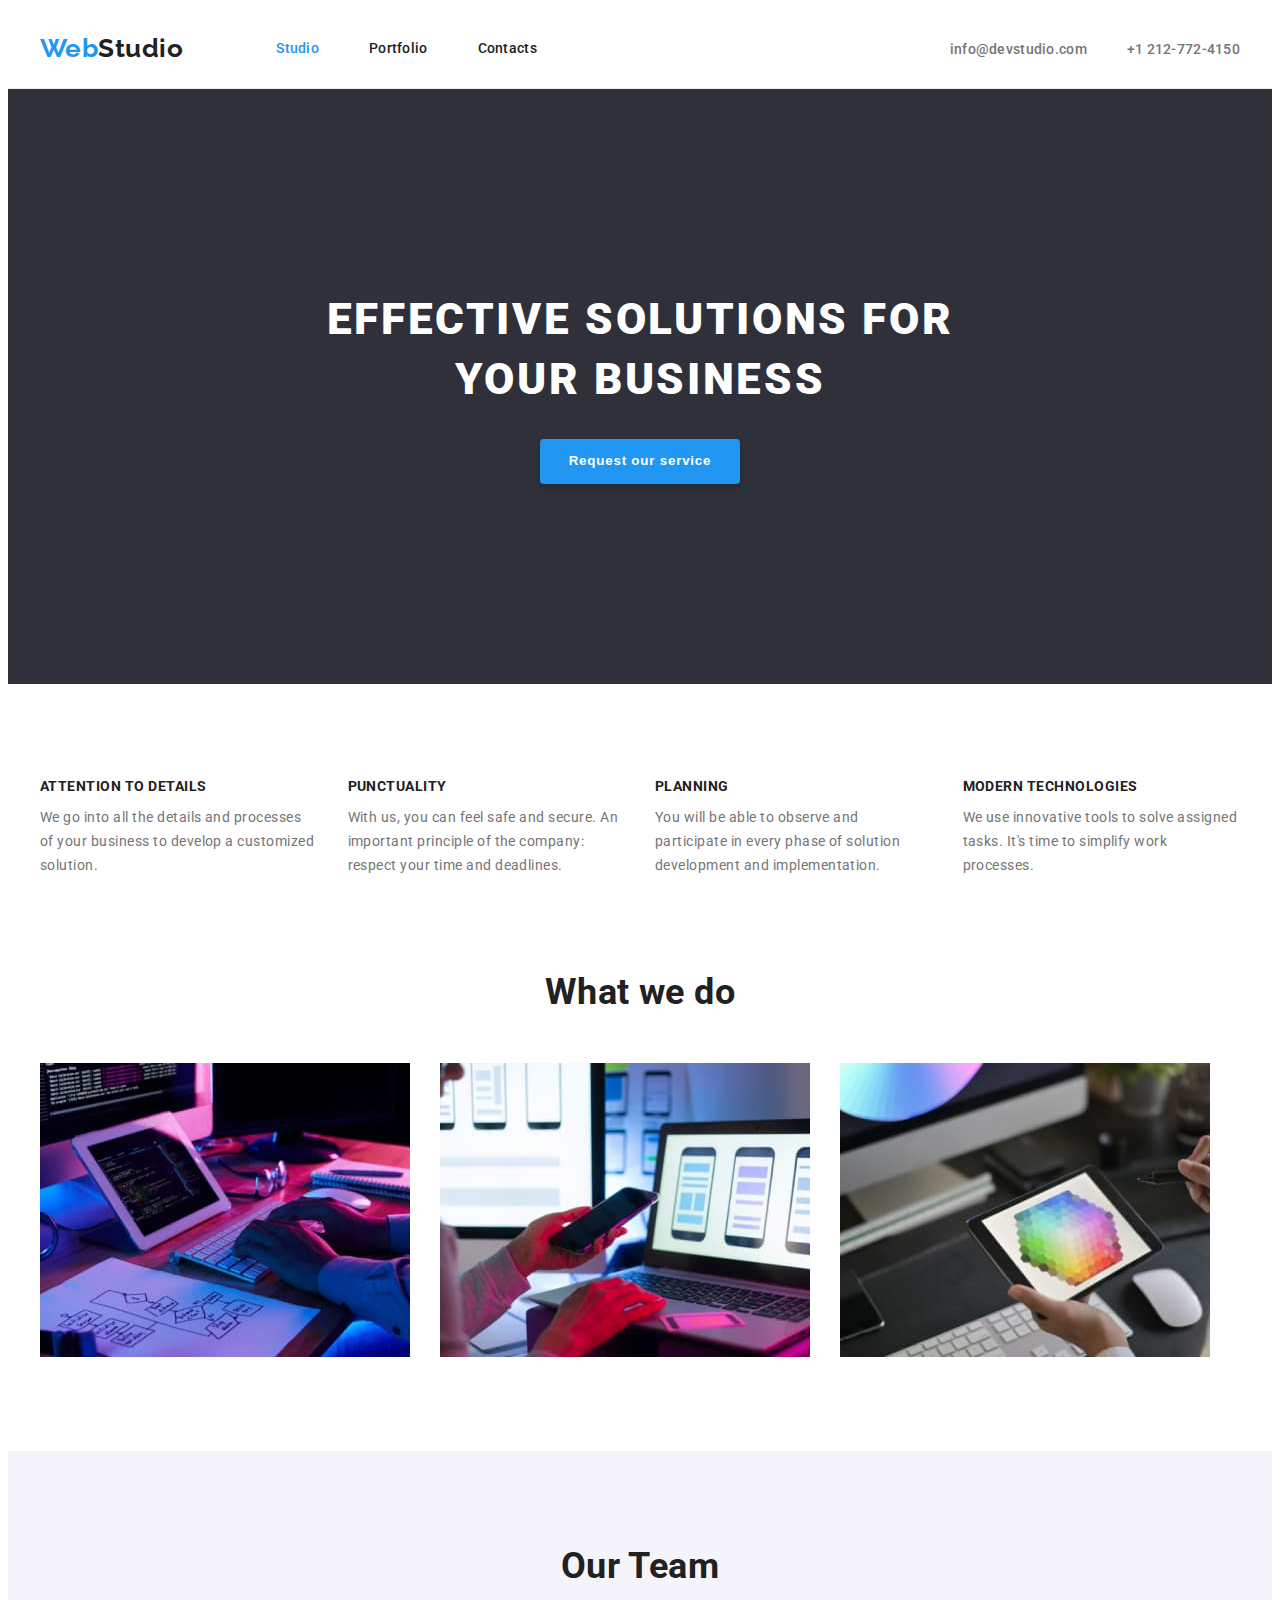
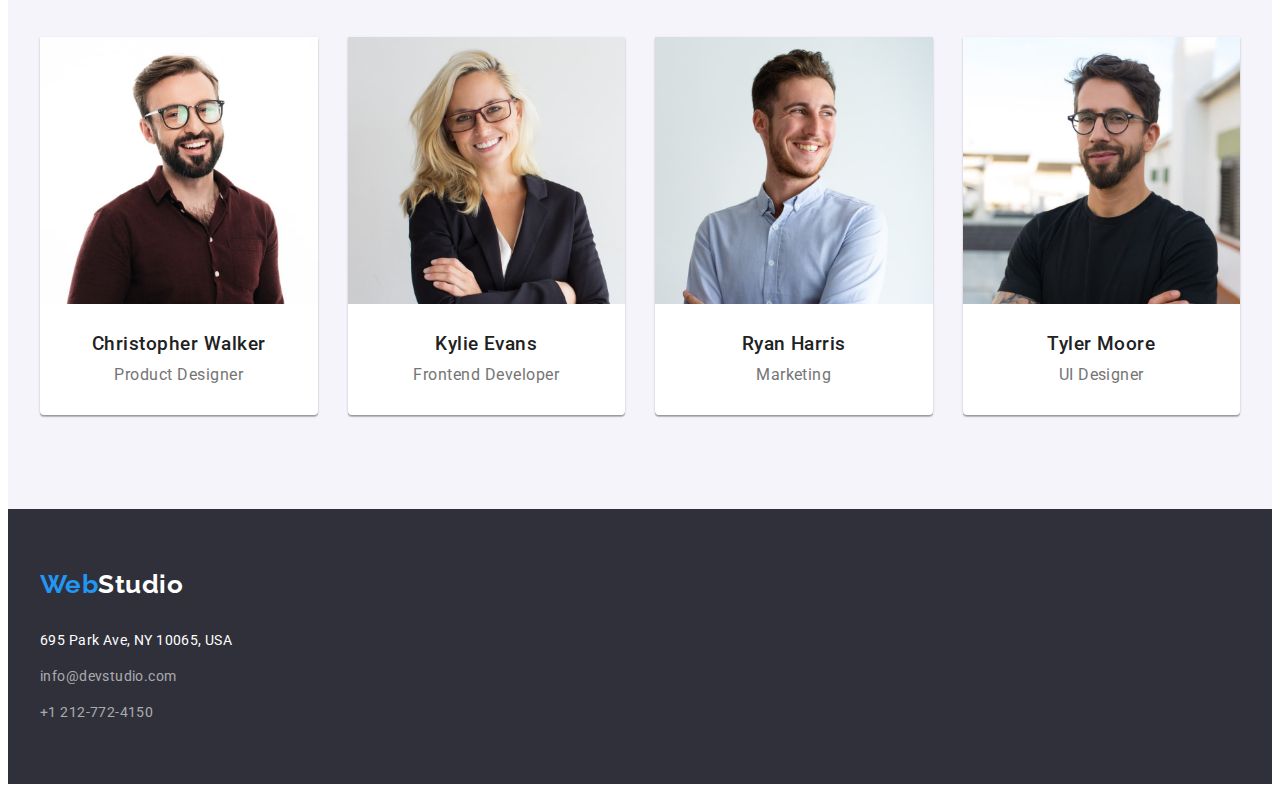
<file: index.html>
<!DOCTYPE html>
<html lang="en">
  <head>
    <meta charset="UTF-8" />
    <meta name="viewport" content="width=device-width, initial-scale=1.0" />
    <title>Студія</title>
    <link rel="preconnect" href="https://fonts.googleapis.com" />
    <link rel="preconnect" href="https://fonts.gstatic.com" crossorigin />
    <link
      href="https://fonts.googleapis.com/css2?family=Raleway:wght@700&family=Roboto:wght@400;500;700;900&display=swap"
      rel="stylesheet"
    />
    <link
      rel="stylesheet"
      href="https://cdnjs.cloudflare.com/ajax/libs/modern-normalize/3.0.1/modern-normalize.min.css"
      integrity="sha512-q6WgHqiHlKyOqslT/lgBgodhd03Wp4BEqKeW6nNtlOY4quzyG3VoQKFrieaCeSnuVseNKRGpGeDU3qPmabCANg=="
      crossorigin="anonymous"
      referrerpolicy="no-referrer"
    />
    <link rel="stylesheet" href="css/styles.css" />
  </head>
  <body>
    <header class="header">
      <div class="container nav-container">
        <nav class="navigation">
          <a href="/" class="link logo"
            >Web<span class="dark-logo">Studio</span></a
          >
          <ul class="site-nav list">
            <li class="site-nav-item">
              <a href="index.html" class="link header-link current">Studio</a>
            </li>
            <li class="site-nav-item">
              <a href="portfolio.html" class="link header-link">Portfolio</a>
            </li>
            <li class="site-nav-item">
              <a href="/" class="link header-link">Contacts</a>
            </li>
          </ul>
        </nav>
        <ul class="contacts-list link">
          <li class="contacts-item">
            <a href="mailto:info@devstudio.com" class="link contacts-link"
              >info@devstudio.com</a
            >
          </li>
          <li class="contacts-item">
            <a href="tel:+12127724150" class="link contacts-link"
              >+1 212-772-4150</a
            >
          </li>
        </ul>
      </div>
    </header>
    <main>
      <section class="hero-section">
        <h1 class="hero-title">EFFECTIVE SOLUTIONS FOR <br />YOUR BUSINESS</h1>
        <button type="button" class="button hero-btn">
          Request our service
        </button>
      </section>
      <section class="section">
        <div class="container">
          <h2 class="visually-hidden">Features</h2>
          <ul class="list features-list">
            <li class="features-item">
              <h3 class="features-item-title">ATTENTION TO DETAILS</h3>
              <p class="features-item-text">
                We go into all the details and processes of your business to
                develop a customized solution.
              </p>
            </li>
            <li class="features-item">
              <h3 class="features-item-title">PUNCTUALITY</h3>
              <p class="features-item-text">
                With us, you can feel safe and secure. An important principle of
                the company: respect your time and deadlines.
              </p>
            </li>
            <li class="features-item">
              <h3 class="features-item-title">PLANNING</h3>
              <p class="features-item-text">
                You will be able to observe and participate in every phase of
                solution development and implementation.
              </p>
            </li>
            <li class="features-item">
              <h3 class="features-item-title">MODERN TECHNOLOGIES</h3>
              <p class="features-item-text">
                We use innovative tools to solve assigned tasks. It's time to
                simplify work processes.
              </p>
            </li>
          </ul>
        </div>
      </section>
      <section class="section works-section">
        <div class="container">
          <h2 class="title">What we do</h2>
          <ul class="list works-list">
            <li class="works-item">
              <img
                src="images/close-up-image-programer-working-his-desk-office_1098-18707.jpg"
                alt="Programmer working at a desk in the office"
                width="370"
              />
            </li>
            <li class="works-item">
              <img
                src="images/web-ui-designers-are-developing-application-smartphones-team-creators-is-working-interface-mobile-phones_8119-2713.jpg"
                alt="Web designers develop applications"
                width="370"
              />
            </li>
            <li class="works-item">
              <img
                src="images/creative-artist-web-design-with-working-colour-selection-graphic-tablet_35674-1119.jpg"
                alt="Creative artist web designer with graphics tablet"
                width="370"
              />
            </li>
          </ul>
        </div>
      </section>
      <section class="team-section section">
        <div class="container">
          <h2 class="title">Our Team</h2>
          <ul class="list team-list">
            <li class="team-item">
              <img
                src="images/product-designer-photo.jpg"
                alt="Christopher Walker - Product Designer"
                width="270"
              />
              <div class="team-text">
                <h3 class="team-item-title">Christopher Walker</h3>
                <p class="team-item-text">Product Designer</p>
              </div>
            </li>
            <li class="team-item">
              <img
                src="images/frontend-developer-photo.jpg"
                alt="Kylie Evans - Frontend Developer"
                width="270"
              />
              <div class="team-text">
                <h3 class="team-item-title">Kylie Evans</h3>
                <p class="team-item-text">Frontend Developer</p>
              </div>
            </li>
            <li class="team-item">
              <img
                src="images/marketing-photo.jpg"
                alt="Ryan Harris - Marketing"
                width="270"
              />
              <div class="team-text">
                <h3 class="team-item-title">Ryan Harris</h3>
                <p class="team-item-text">Marketing</p>
              </div>
            </li>
            <li class="team-item">
              <img
                src="images/ui-designer-photo.jpg"
                alt="Tyler Moore - UI Designer"
                width="270"
              />
              <div class="team-text">
                <h3 class="team-item-title">Tyler Moore</h3>
                <p class="team-item-text">UI Designer</p>
              </div>
            </li>
          </ul>
        </div>
      </section>
    </main>
    <footer class="footer">
      <div class="container">
        <a href="index.html" class="link logo"
          >Web<span class="footer-logo">Studio</span></a
        >
        <address class="address">
          <ul class="list address-list">
            <li class="address-item">
              <a href="https://g.co/kgs/EYk32CA" class="link address-link"
                >695 Park Ave, NY 10065, USA</a
              >
            </li>
            <li class="address-item">
              <a href="mailto:info@devstudio.com" class="link footer-link"
                >info@devstudio.com</a
              >
            </li>
            <li class="address-item">
              <a href="tel:+12127724150" class="link footer-link"
                >+1 212-772-4150</a
              >
            </li>
          </ul>
        </address>
      </div>
    </footer>
  </body>
</html>
</file>
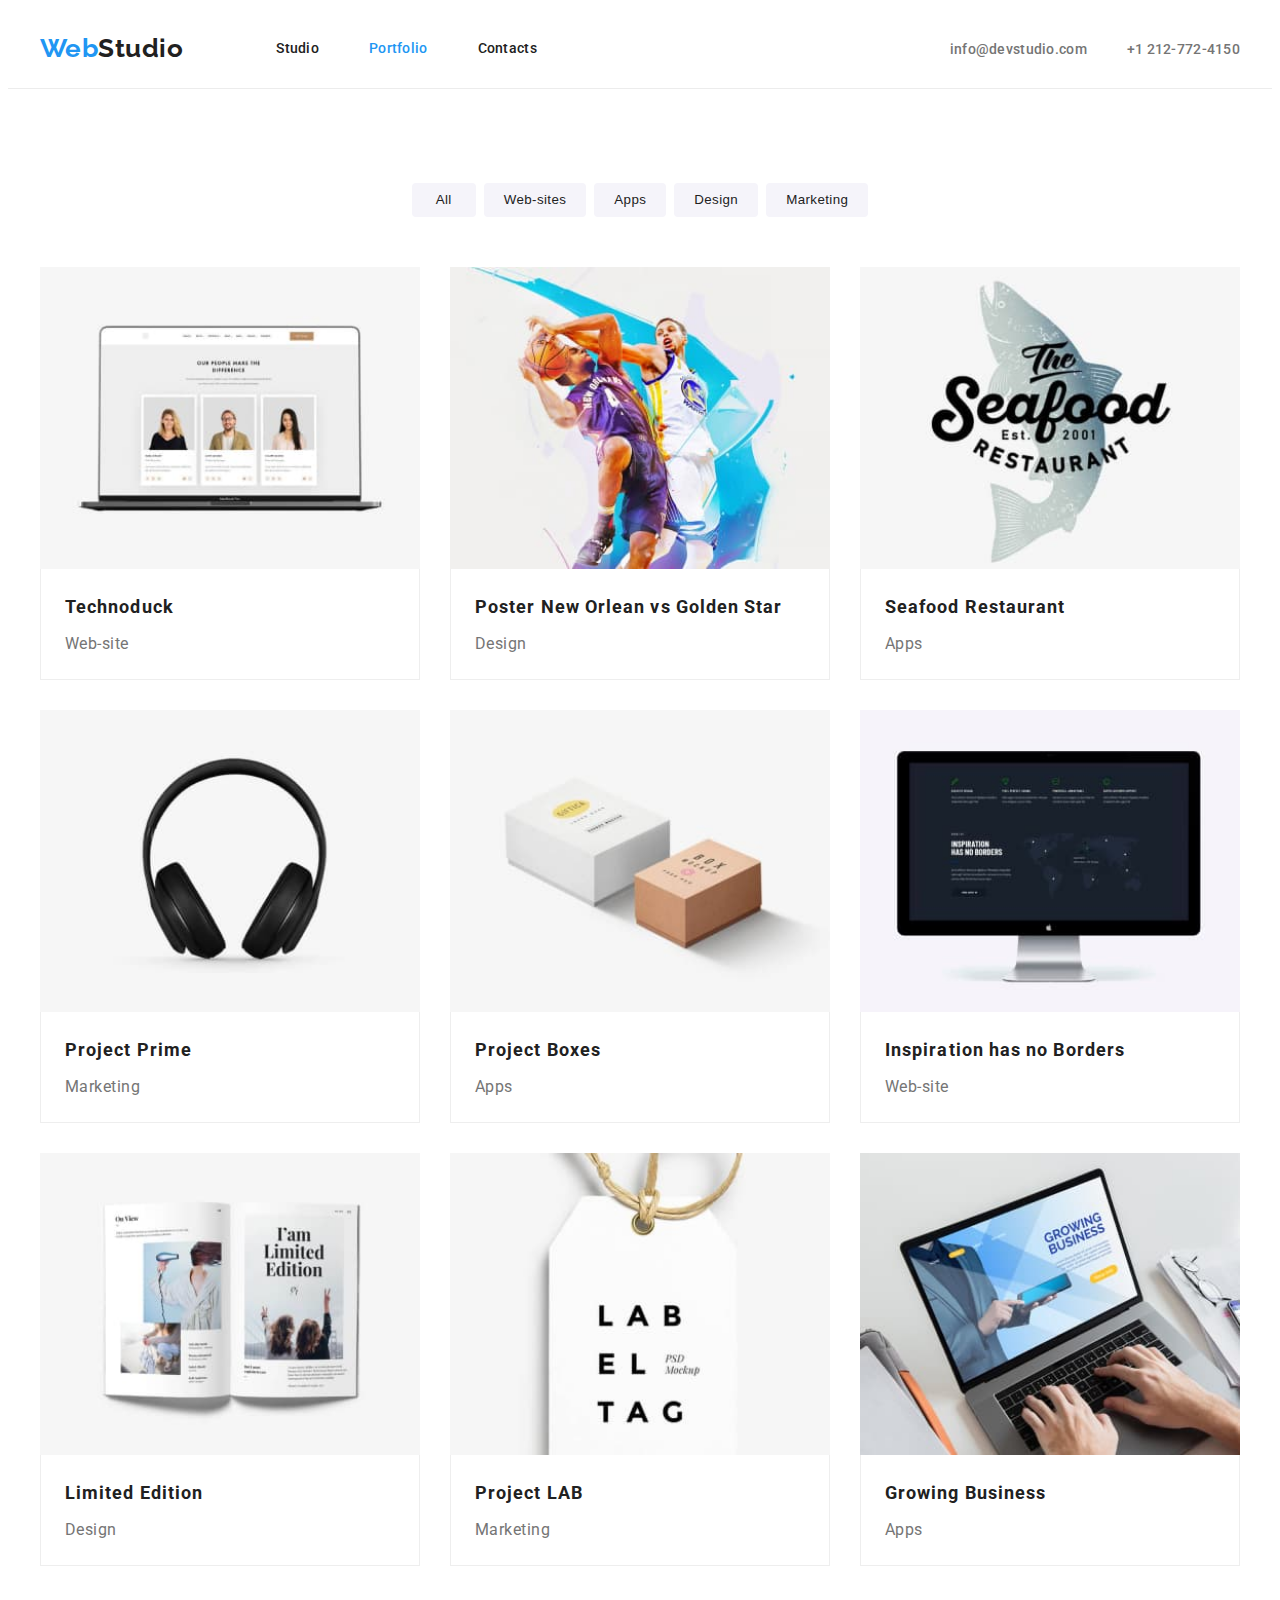
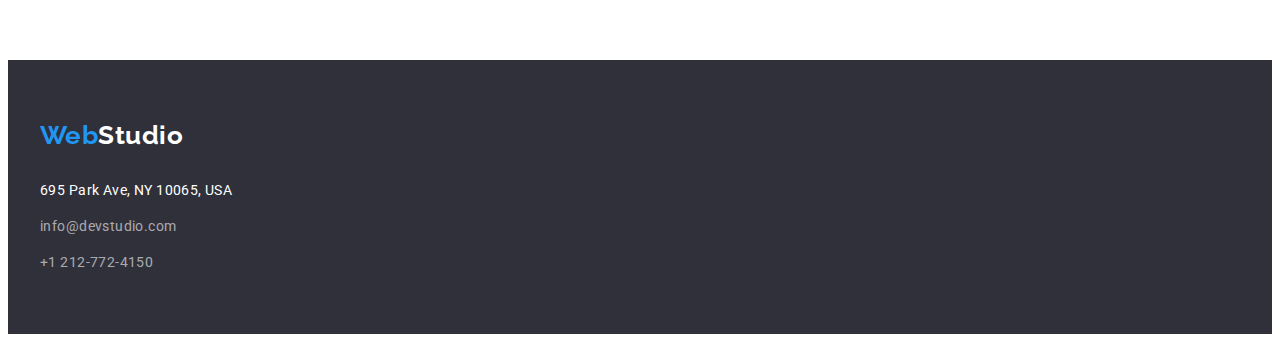
<file: portfolio.html>
<!DOCTYPE html>
<html lang="en">
  <head>
    <meta charset="UTF-8" />
    <meta name="viewport" content="width=device-width, initial-scale=1.0" />
    <title>Студія</title>
    <link rel="preconnect" href="https://fonts.googleapis.com" />
    <link rel="preconnect" href="https://fonts.gstatic.com" crossorigin />
    <link
      href="https://fonts.googleapis.com/css2?family=Raleway:wght@700&family=Roboto:wght@400;500;700;900&display=swap"
      rel="stylesheet"
    />
    <link
      rel="stylesheet"
      href="https://cdnjs.cloudflare.com/ajax/libs/modern-normalize/3.0.1/modern-normalize.min.css"
      integrity="sha512-q6WgHqiHlKyOqslT/lgBgodhd03Wp4BEqKeW6nNtlOY4quzyG3VoQKFrieaCeSnuVseNKRGpGeDU3qPmabCANg=="
      crossorigin="anonymous"
      referrerpolicy="no-referrer"
    />
    <link rel="stylesheet" href="css/styles.css" />
  </head>
  <body>
    <header class="header">
      <div class="container nav-container">
        <nav class="navigation">
          <a href="/" class="link logo"
            >Web<span class="dark-logo">Studio</span></a
          >
          <ul class="site-nav list">
            <li class="site-nav-item">
              <a href="index.html" class="link header-link">Studio</a>
            </li>
            <li class="site-nav-item">
              <a href="portfolio.html" class="link header-link current"
                >Portfolio</a
              >
            </li>
            <li class="site-nav-item">
              <a href="/" class="link header-link">Contacts</a>
            </li>
          </ul>
        </nav>
        <ul class="contacts-list link">
          <li class="contacts-item">
            <a href="mailto:info@devstudio.com" class="link contacts-link"
              >info@devstudio.com</a
            >
          </li>
          <li class="contacts-item">
            <a href="tel:+12127724150" class="link contacts-link"
              >+1 212-772-4150</a
            >
          </li>
        </ul>
      </div>
    </header>

    <main>
      <section class="section">
        <div class="container">
          <h1 class="visually-hidden">Portfolio</h1>
          <ul class="list portfolio-filters">
            <li class="portfolio-filters-item">
              <button type="button" class="button portfolio-filter-btn">
                All
              </button>
            </li>
            <li class="portfolio-filters-item">
              <button type="button" class="button portfolio-filter-btn">
                Web-sites
              </button>
            </li>
            <li class="portfolio-filters-item">
              <button type="button" class="button portfolio-filter-btn">
                Apps
              </button>
            </li>
            <li class="portfolio-filters-item">
              <button type="button" class="button portfolio-filter-btn">
                Design
              </button>
            </li>
            <li class="portfolio-filters-item">
              <button type="button" class="button portfolio-filter-btn">
                Marketing
              </button>
            </li>
          </ul>

          <ul class="list portfolio-list">
            <li class="portfolio-item">
              <a href="" class="link">
                <img src="images/portfolio1.jpg" alt="Technoduck" width="370" />
                <div class="portfolio-text">
                  <h2 class="portfolio-item-title">Technoduck</h2>
                  <p class="portfolio-item-text">Web-site</p>
                </div>
              </a>
            </li>
            <li class="portfolio-item">
              <a href="" class="link">
                <img
                  src="images/portfolio2.jpg"
                  alt="Poster New Orlean vs Golden Star"
                  width="370"
                />
                <div class="portfolio-text">
                  <h2 class="portfolio-item-title">
                    Poster New Orlean vs Golden Star
                  </h2>
                  <p class="portfolio-item-text">Design</p>
                </div>
              </a>
            </li>
            <li class="portfolio-item">
              <a href="" class="link">
                <img
                  src="images/portfolio3.jpg"
                  alt="Ресторан Seafood"
                  width="370"
                />
                <div class="portfolio-text">
                  <h2 class="portfolio-item-title">Seafood Restaurant</h2>
                  <p class="portfolio-item-text">Apps</p>
                </div>
              </a>
            </li>
            <li class="portfolio-item">
              <a href="" class="link">
                <img
                  src="images/portfolio4.jpg"
                  alt="Project Prime"
                  width="370"
                />
                <div class="portfolio-text">
                  <h2 class="portfolio-item-title">Project Prime</h2>
                  <p class="portfolio-item-text">Marketing</p>
                </div>
              </a>
            </li>
            <li class="portfolio-item">
              <a href="" class="link">
                <img
                  src="images/portfolio5.jpg"
                  alt="Project Boxes"
                  width="370"
                />
                <div class="portfolio-text">
                  <h2 class="portfolio-item-title">Project Boxes</h2>
                  <p class="portfolio-item-text">Apps</p>
                </div>
              </a>
            </li>
            <li class="portfolio-item">
              <a href="" class="link">
                <img
                  src="images/portfolio6.jpg"
                  alt="Inspiration has no Borders"
                  width="370"
                />
                <div class="portfolio-text">
                  <h2 class="portfolio-item-title">
                    Inspiration has no Borders
                  </h2>
                  <p class="portfolio-item-text">Web-site</p>
                </div>
              </a>
            </li>
            <li class="portfolio-item">
              <a href="" class="link">
                <img
                  src="images/portfolio7.jpg"
                  alt="Limited Edition"
                  width="370"
                />
                <div class="portfolio-text">
                  <h2 class="portfolio-item-title">Limited Edition</h2>
                  <p class="portfolio-item-text">Design</p>
                </div>
              </a>
            </li>
            <li class="portfolio-item">
              <a href="" class="link">
                <img
                  src="images/portfolio8.jpg"
                  alt="Project LAB"
                  width="370"
                />
                <div class="portfolio-text">
                  <h2 class="portfolio-item-title">Project LAB</h2>
                  <p class="portfolio-item-text">Marketing</p>
                </div>
              </a>
            </li>
            <li class="portfolio-item">
              <a href="" class="link">
                <img
                  src="images/portfolio9.jpg"
                  alt="Growing Business"
                  width="370"
                />
                <div class="portfolio-text">
                  <h2 class="portfolio-item-title">Growing Business</h2>
                  <p class="portfolio-item-text">Apps</p>
                </div>
              </a>
            </li>
          </ul>
        </div>
      </section>
    </main>
    <footer class="footer">
      <div class="container">
        <a href="index.html" class="link logo"
          >Web<span class="footer-logo">Studio</span></a
        >
        <address class="address">
          <ul class="list address-list">
            <li class="address-item">
              <a href="https://g.co/kgs/EYk32CA" class="link address-link"
                >695 Park Ave, NY 10065, USA</a
              >
            </li>
            <li class="address-item">
              <a href="mailto:info@devstudio.com" class="link footer-link"
                >info@devstudio.com</a
              >
            </li>
            <li class="address-item">
              <a href="tel:+12127724150" class="link footer-link"
                >+1 212-772-4150</a
              >
            </li>
          </ul>
        </address>
      </div>
    </footer>
  </body>
</html>
</file>
<file: css/styles.css>
:root {
    --background-color: #FFFFFF;
    --secondary-background-color: #F5F4FA;
    --accent-color: #2196F3;
    --title-color: #212121;
    --header-text-color: #212121;
    --hero-text-color: #FFFFFF;
    --hero-background-color: #2F303A;
    --text-color: #757575;
    --gorizontal-header-line: #ECECEC;
    --footer-color: #2F303A;
    --filter-btn-bgcolor: #F5F4FA;
    --footer-text-color: #FFFFFF;
    --dark-text-logo: #212121;
    --light-text-logo: #FFFFFF;
    --btn-color-active: #188CE8;
    --light-text-color: #FFFFFF;
    --portfolio-item-border-color: #EEEEEE;
}

/*-------GENERAL--------*/

body {
    font-family: 'Roboto', sans-serif;
    letter-spacing: 0.03em;
    color: var(--title-color);
    background-color: var(--background-color);
}

html {
    box-sizing: border-box;
}

h1,
h2,
h3,
h4,
h5,
h6,
p {
    margin: 0;
}

ul {
    margin: 0;
    padding: 0;
    list-style: none;
}

img {
    display: block;
    min-width: 100%;
    height: auto;
}

.container {
    width: 1200px;
    padding-left: 15px;
    padding-right: 15px;
    margin-left: auto;
    margin-right: auto;
}

.visually-hidden {
    position: absolute;
    white-space: nowrap;
    width: 1px;
    height: 1px;
    overflow: hidden;
    border: 0;
    padding: 0;
    clip: rect(0 0 0 0);
    clip-path: inset(50%);
    margin: -1px;
}

.link {
    text-decoration: none;
}

.button {
    cursor: pointer;
    border: 0;
}

.logo {
    font-family: Raleway;
    font-size: 26px;
    font-weight: 700;
    line-height: calc(30.52/26);
    color: var(--accent-color);
}

.dark-logo {
    color: var(--dark-text-logo);
}

.section {
    padding-top: 94px;
    padding-bottom: 94px;
}

.title {
    margin-bottom: 50px;
    font-size: 36px;
    line-height: calc(42.19/36);
    text-align: center;
    color: var(--title-color);
}

/*-------HEADER-------*/

.header {
    border-bottom: 1px solid var(--gorizontal-header-line);
}

.nav-container {
    display: flex;
    align-items: center;
    justify-content: center;
}

.navigation {
    display: flex;
    align-items: center;
}

.site-nav {
    display: flex;
    margin-left: 93px;
}

.site-nav-item:not(:last-child) {
    margin-right: 50px;
}

.header-link {
    display: block;
    padding-top: 32px;
    padding-bottom: 32px;
    font-size: 14px;
    font-weight: 500;
    line-height: calc(16.41/14);
    letter-spacing: 0.02em;
    color: var(--header-text-color);
}

.current {
    color: var(--accent-color);
}

.header-link:hover,
.header-link:focus {
    color: var(--accent-color);
}

.contacts-list {
    display: flex;
    margin-left: auto;
}

.contacts-item + .contacts-item {
    margin-left: 40px;
}

.contacts-link {
    padding-top: 32px;
    padding-bottom: 32px;
    font-size: 14px;
    font-weight: 500;
    line-height: calc(16.41/14);
    letter-spacing: 0.02em;
    color: var(--text-color);
}

.contacts-link:hover,
.contacts-link:focus {
    color: var(--accent-color);
}

/*---------HERO---------*/

.hero-section {
    padding-top: 200px;
    padding-bottom: 200px;
    text-align: center;
    background-color: var(--hero-background-color);
}

.hero-title {
    margin-bottom: 30px;
    font-size: 44px;
    font-weight: 900;
    line-height: calc(60/44);
    letter-spacing: 0.06em;
    text-transform: uppercase;
    color: var(--hero-text-color);
}

.hero-btn {
    display: inline-block;
    min-width: 200px;
    font-weight: 700;
    line-height: calc(30/16);
    letter-spacing: 0.06em;
    color: var(--hero-text-color);
    border-radius: 4px;
    padding: 10px 20px;
    background: var(--accent-color);
    box-shadow: 0px 4px 4px 0px rgba(0, 0, 0, 0.15);
}

.hero-btn:hover,
.hero-btn:focus {
    background: var(--btn-color-active);
}

/*-------FEATURES-------*/

.features-list {
    display: flex;
    justify-content: center;
}

.features-item {
    width: calc((100% - 90px) / 4);
}

.features-item:not(:last-child) {
    margin-right: 30px;
}

.features-item-title {
    margin-bottom: 10px;
    font-size: 14px;
    line-height: calc(16.41/14);
}

.features-item-text {
    font-size: 14px;
    line-height: calc(24/14);
    color: var(--text-color);
}

/*-------WORKS-------*/

.works-section {
    padding-top: 0;
}

.works-list {
    display: flex;
}

.works-item:not(:last-child) {
    margin-right: 30px;
}

/*-------TEAMS-------*/

.team-section{
    background-color: var(--secondary-background-color);
}

.team-list {
    display: flex;
}

.team-item {
    width: calc((100% - 90px) / 4);
    background-color: var(--background-color);
    box-shadow: 0px 2px 1px 0px rgba(0, 0, 0, 0.2), 0px 1px 1px 0px rgba(0, 0, 0, 0.14), 0px 1px 3px 0px rgba(0, 0, 0, 0.12);
    border-radius: 0px 0px 4px 4px;
}

.team-item + .team-item {
    margin-left: 30px;
}

.team-item-title {
    margin-bottom: 10px;
    font-weight: 500;
    line-height: calc(18.75/16);
}

.team-item-text {
    line-height: calc(18.75/16);
    color: var(--text-color);
}

.team-text {
    text-align: center;
    padding-top: 30px;
    padding-bottom: 30px;
}

/*-------FOOTER-------*/

.footer {
    padding-top: 60px;
    padding-bottom: 60px;
    background-color: var(--footer-color);
}

.footer-logo {
    color: var(--light-text-logo);
}

.address {
    margin-top: 28px;
}

.address-list {
    font-style: normal;
}

.address-item:not(:last-child) {
    margin-bottom: 12px;
}

.address-link {
    font-size: 14px;
    line-height: calc(24/14);
    letter-spacing: 0.03em;
    color: var(--footer-text-color);
}

.footer-link {
    font-size: 14px;
    line-height: calc(24/14);
    letter-spacing: 0.03em;
    color: rgba(255, 255, 255, 0.6);
}

/*-------PORTFOLIO--------*/

.portfolio-filters {
    display: flex;
    justify-content: center;
    margin-bottom: 50px;
}

.portfolio-filters-item:not(:last-child) {
    margin-right: 8px;
}

.portfolio-filter-btn {
    min-width: 64px;
    padding: 6px 20px;
    font-weight: 500;
    line-height: calc(26/16);
    letter-spacing: 0.03em;
    border-radius: 4px;
    color: var(--title-color);
    background: var(--filter-btn-bgcolor);
}

.portfolio-filter-btn:hover,
.portfolio-filter-btn:focus {
    color: var(--light-text-color);
    background: var(--accent-color);
    box-shadow: 0px 2px 2px 0px rgba(0, 0, 0, 0.12), 0px 1px 2px 0px rgba(0, 0, 0, 0.08), 0px 3px 1px 0px rgba(0, 0, 0, 0.1);
}

.portfolio-list {
    display: flex;
    flex-wrap: wrap;
    margin-right: -30px;
    margin-bottom: -30px;
}

.portfolio-item {
    width: calc(100% /3 - 30px);
    margin-right: 30px;
    margin-bottom: 30px;
}

.portfolio-text {
    padding: 20px 24px;
    border-left: 1px solid var(--portfolio-item-border-color);
    border-right: 1px solid var(--portfolio-item-border-color);
    border-bottom: 1px solid var(--portfolio-item-border-color);
}

.portfolio-item-title {
    margin-bottom: 4px;
    font-size: 18px;
    line-height: calc(36/18);
    letter-spacing: 0.06em;
    color: var(--title-color);
}

.portfolio-item-text {
    line-height: calc(30/16);
    letter-spacing: 0.03em;
    color: var(--text-color);
}
</file>
